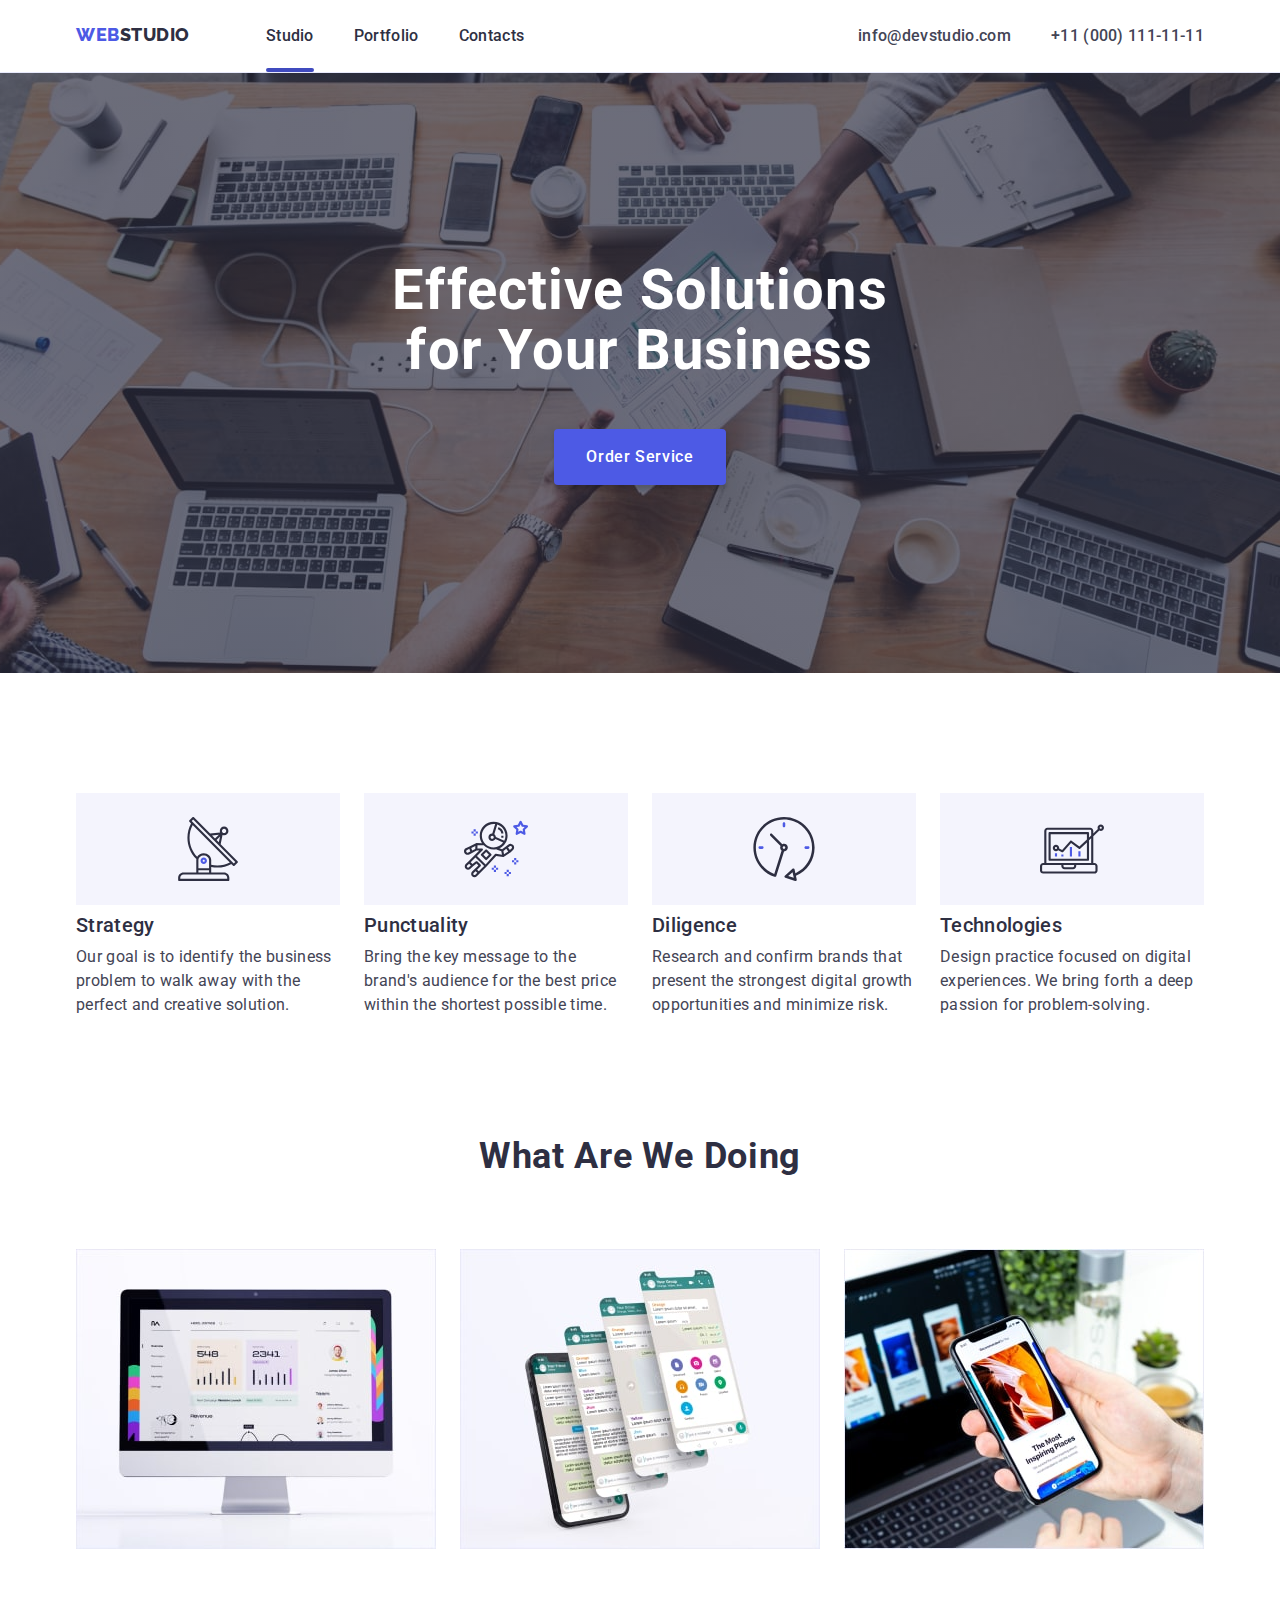
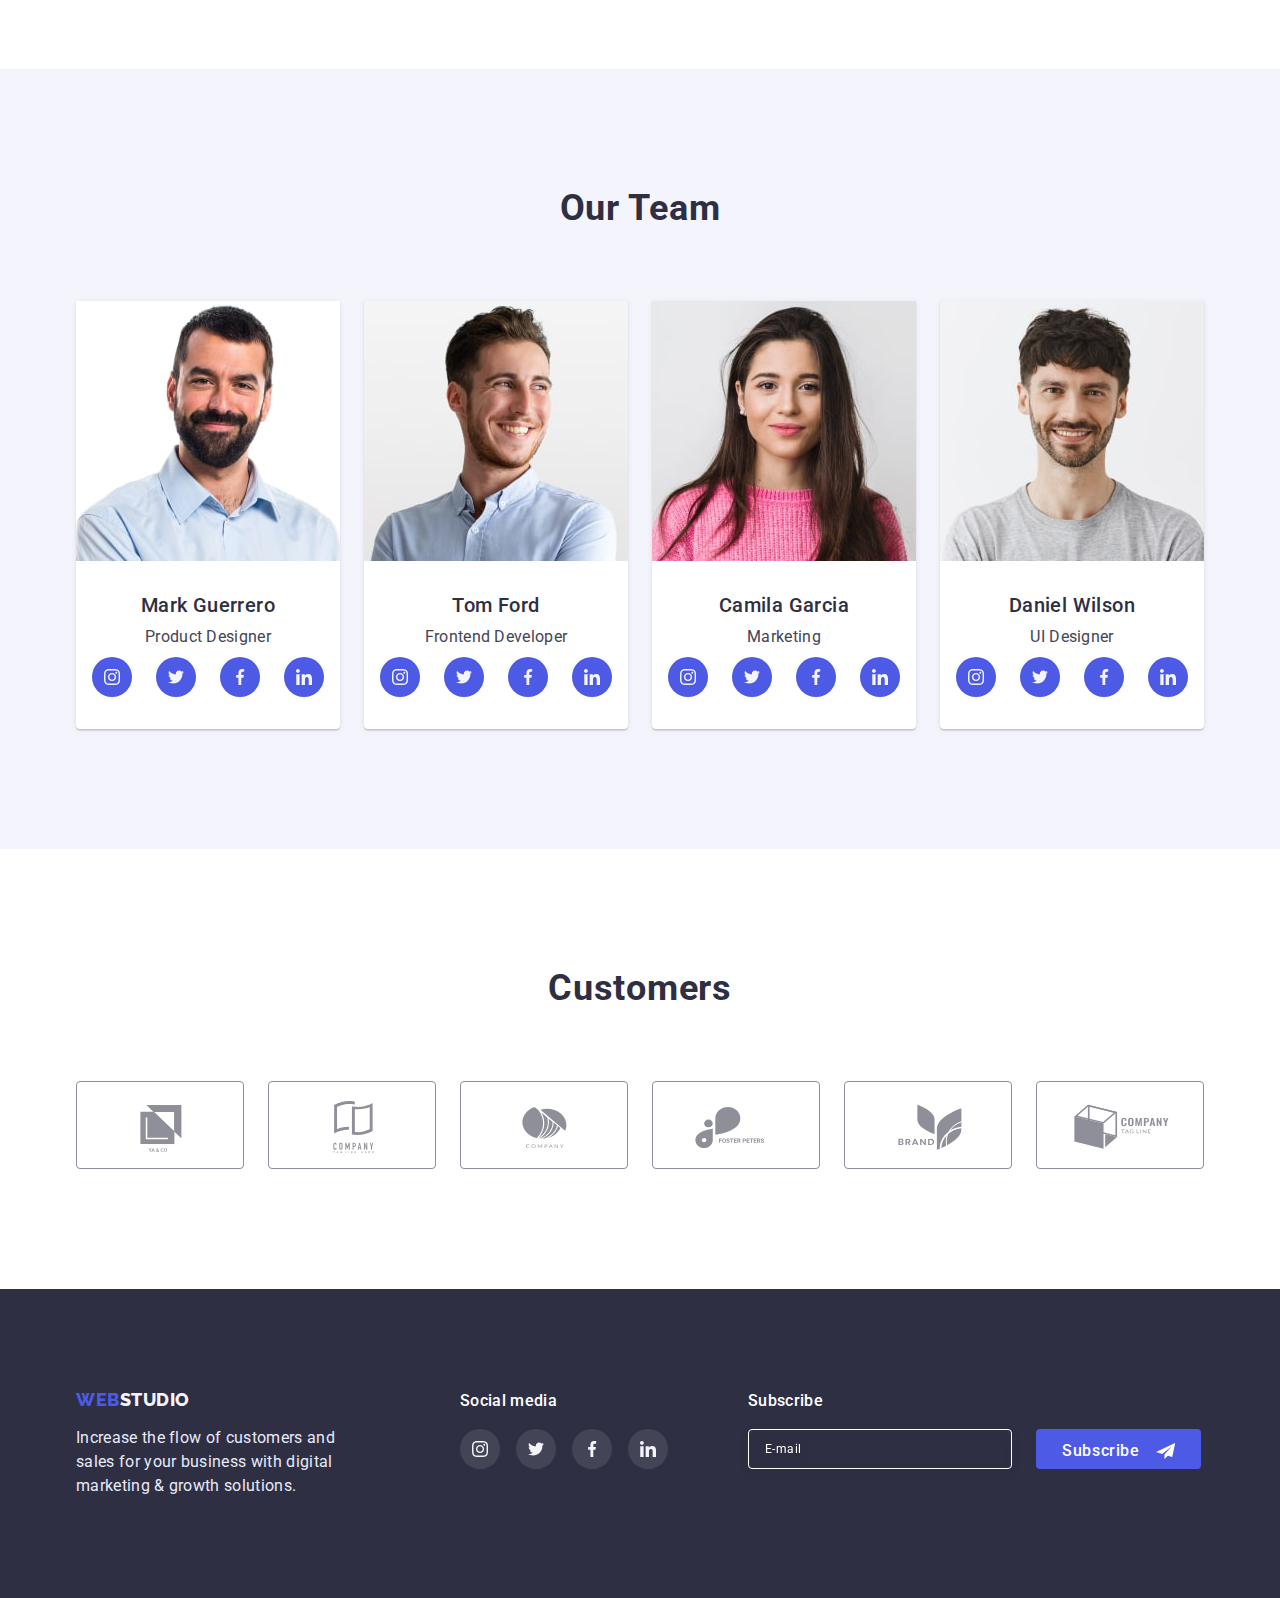
<file: index.html>
<!DOCTYPE html>
<html lang="en">
  <head>
    <meta charset="UTF-8" />
    <meta http-equiv="X-UA-Compatible" content="IE=edge" />
    <meta name="viewport" content="width=device-width, initial-scale=1.0" />
    <title>Business Help</title>
    <link rel="preconnect" href="https://fonts.googleapis.com" />
    <link rel="preconnect" href="https://fonts.gstatic.com" crossorigin />
    <link
      href="https://fonts.googleapis.com/css2?family=Raleway:wght@800&family=Roboto:wght@400;500;700;900&display=swap"
      rel="stylesheet"
    />

    <link
      rel="stylesheet"
      href="https://cdnjs.cloudflare.com/ajax/libs/modern-normalize/1.1.0/modern-normalize.min.css"
    />
    <link rel="stylesheet" href="./css/styles.css" />
  </head>
  <body>
    <header class="header">
      <div class="container header-wrapper">
        <nav class="nav">
          <a class="logo link" href="./index.html"
            >Web<span class="logo-studio link">Studio</span></a
          >
          <ul class="nav-list list">
            <li class="nav-item">
              <a class="nav-item-link link active" href="./index.html"
                >Studio</a
              >
            </li>
            <li class="nav-item">
              <a class="nav-item-link link" href="./portfolio.html"
                >Portfolio</a
              >
            </li>
            <li class="nav-item">
              <a class="nav-item-link link" href="">Contacts</a>
            </li>
          </ul>
        </nav>

        <address class="adress">
          <ul class="adress-list list">
            <li class="adress-item">
              <a class="adress-link link" href="mailto:info@devstudio.com"
                >info@devstudio.com</a
              >
            </li>
            <li class="adress-item">
              <a class="adress-link link" href="tel:+110001111111"
                >+11 (000) 111-11-11</a
              >
            </li>
          </ul>
        </address>
      </div>
    </header>
    <main>
      <section class="hero">
        <div class="overley">
          <div class="container">
            <h1 class="hero-title">Effective Solutions for Your Business</h1>
            <button class="button" type="button" data-modal-open>
              Order Service
            </button>
          </div>
        </div>
      </section>
      <section class="adv">
        <div class="container">
          <h2 hidden class="adv-title">advantages</h2>
          <ul class="adv-list list">
            <li class="adv-item">
              <div class="adv-item-bg">
                <svg width="64" height="64" class="adv-logo-icon">
                  <use href="./images/icons.svg#icon-antenna-1"></use>
                </svg>
              </div>
              <h3 class="adv-item-title">Strategy</h3>
              <p class="adv-item-text">
                Our goal is to identify the business problem to walk away with
                the perfect and creative solution.
              </p>
            </li>
            <li class="adv-item">
              <div class="adv-item-bg">
                <svg width="64" height="64" class="adv-logo-icon">
                  <use href="./images/icons.svg#icon-astronaut-1"></use>
                </svg>
              </div>
              <h3 class="adv-item-title">Punctuality</h3>
              <p class="adv-item-text">
                Bring the key message to the brand's audience for the best price
                within the shortest possible time.
              </p>
            </li>
            <li class="adv-item">
              <div class="adv-item-bg">
                <svg width="64" height="64" class="adv-logo-icon">
                  <use href="./images/icons.svg#icon-clock-1"></use>
                </svg>
              </div>
              <h3 class="adv-item-title">Diligence</h3>
              <p class="adv-item-text">
                Research and confirm brands that present the strongest digital
                growth opportunities and minimize risk.
              </p>
            </li>

            <li class="adv-item">
              <div class="adv-item-bg">
                <svg width="64" height="64" class="adv-logo-icon">
                  <use href="./images/icons.svg#icon-diagram-1"></use>
                </svg>
              </div>
              <h3 class="adv-item-title">Technologies</h3>
              <p class="adv-item-text">
                Design practice focused on digital experiences. We bring forth a
                deep passion for problem-solving.
              </p>
            </li>
          </ul>
        </div>
      </section>
      <section class="ourwork">
        <div class="container">
          <h2 class="ourwork-title">What are we doing</h2>
          <ul class="ourwork-list list">
            <li class="ourwork-item">
              <img
                class="ourwork-photo"
                src="./images/img1.jpg"
                alt="monitor"
                width="360"
              />
            </li>
            <li class="ourwork-item">
              <img
                class="ourwork-photo"
                src="./images/img2.jpg"
                alt="phone"
                width="360"
              />
            </li>
            <li class="ourwork-item">
              <img
                class="ourwork-photo"
                src="./images/img3.jpg"
                alt="notebook"
                width="360"
              />
            </li>
          </ul>
        </div>
      </section>
      <section class="team">
        <div class="container">
          <h2 class="team-title">Our Team</h2>
          <ul class="team-list list">
            <li class="team-item">
              <img
                class="team-photo"
                src="./images/img11.jpg"
                alt="Mark Guerrero"
                width="264"
              />
              <div class="team-box">
                <h3 class="team-sect-title">Mark Guerrero</h3>
                <p class="team-text">Product Designer</p>
                <ul class="soc-list list">
                  <li class="soc-item">
                    <a
                      href="https://www.instagram.com/"
                      target="_blank"
                      rel="noopener noreferrer nofollow"
                      class="soc-link link"
                    >
                      <svg class="team-soc-icon" width="16" height="16">
                        <use href="./images/icons.svg#icon-instagram-1"></use>
                      </svg>
                    </a>
                  </li>
                  <li class="soc-item">
                    <a
                      href="https://twitter.com/"
                      target="_blank"
                      rel="noopener noreferrer nofollow"
                      class="soc-link link"
                    >
                      <svg class="team-soc-icon" width="16" height="16">
                        <use href="./images/icons.svg#icon-twitter-1"></use>
                      </svg>
                    </a>
                  </li>
                  <li class="soc-item">
                    <a
                      href="https://www.facebook.com/"
                      target="_blank"
                      rel="noopener noreferrer nofollow"
                      class="soc-link link"
                    >
                      <svg class="team-soc-icon" width="16" height="16">
                        <use href="./images/icons.svg#icon-facebook-1"></use>
                      </svg>
                    </a>
                  </li>
                  <li class="soc-item">
                    <a
                      href="https://linkedin.com/"
                      target="_blank"
                      rel="noopener noreferrer nofollow"
                      class="soc-link link"
                    >
                      <svg class="team-soc-icon" width="16" height="16">
                        <use href="./images/icons.svg#icon-linkedin-1"></use>
                      </svg>
                    </a>
                  </li>
                </ul>
              </div>
            </li>
            <li class="team-item">
              <img
                class="team-photo"
                src="./images/img12.jpg"
                alt="Tom Ford"
                width="264"
              />
              <div class="team-box">
                <h3 class="team-sect-title">Tom Ford</h3>
                <p class="team-text">Frontend Developer</p>
                <ul class="soc-list list">
                  <li class="soc-item">
                    <a
                      href="https://www.instagram.com/"
                      target="_blank"
                      rel="noopener noreferrer nofollow"
                      class="soc-link link"
                    >
                      <svg class="team-soc-icon" width="16" height="16">
                        <use href="./images/icons.svg#icon-instagram-1"></use>
                      </svg>
                    </a>
                  </li>
                  <li class="soc-item">
                    <a
                      href="https://twitter.com/"
                      target="_blank"
                      rel="noopener noreferrer nofollow"
                      class="soc-link link"
                    >
                      <svg class="team-soc-icon" width="16" height="16">
                        <use href="./images/icons.svg#icon-twitter-1"></use>
                      </svg>
                    </a>
                  </li>
                  <li class="soc-item">
                    <a
                      href="https://www.facebook.com/"
                      target="_blank"
                      rel="noopener noreferrer nofollow"
                      class="soc-link link"
                    >
                      <svg class="team-soc-icon" width="16" height="16">
                        <use href="./images/icons.svg#icon-facebook-1"></use>
                      </svg>
                    </a>
                  </li>
                  <li class="soc-item">
                    <a
                      href="https://linkedin.com/"
                      target="_blank"
                      rel="noopener noreferrer nofollow"
                      class="soc-link link"
                    >
                      <svg class="team-soc-icon" width="16" height="16">
                        <use href="./images/icons.svg#icon-linkedin-1"></use>
                      </svg>
                    </a>
                  </li>
                </ul>
              </div>
            </li>
            <li class="team-item">
              <img
                class="team-photo"
                src="./images/img13.jpg"
                alt="Camila Garcia"
                width="264"
              />
              <div class="team-box">
                <h3 class="team-sect-title">Camila Garcia</h3>
                <p class="team-text">Marketing</p>
                <ul class="soc-list list">
                  <li class="soc-item">
                    <a
                      href="https://www.instagram.com/"
                      target="_blank"
                      rel="noopener noreferrer nofollow"
                      class="soc-link link"
                    >
                      <svg class="team-soc-icon" width="16" height="16">
                        <use href="./images/icons.svg#icon-instagram-1"></use>
                      </svg>
                    </a>
                  </li>
                  <li class="soc-item">
                    <a
                      href="https://twitter.com/"
                      target="_blank"
                      rel="noopener noreferrer nofollow"
                      class="soc-link link"
                    >
                      <svg class="team-soc-icon" width="16" height="16">
                        <use href="./images/icons.svg#icon-twitter-1"></use>
                      </svg>
                    </a>
                  </li>
                  <li class="soc-item">
                    <a
                      href="https://www.facebook.com/"
                      target="_blank"
                      rel="noopener noreferrer nofollow"
                      class="soc-link link"
                    >
                      <svg class="team-soc-icon" width="16" height="16">
                        <use href="./images/icons.svg#icon-facebook-1"></use>
                      </svg>
                    </a>
                  </li>
                  <li class="soc-item">
                    <a
                      href="https://linkedin.com/"
                      target="_blank"
                      rel="noopener noreferrer nofollow"
                      class="soc-link link"
                    >
                      <svg class="team-soc-icon" width="16" height="16">
                        <use href="./images/icons.svg#icon-linkedin-1"></use>
                      </svg>
                    </a>
                  </li>
                </ul>
              </div>
            </li>
            <li class="team-item">
              <img
                class="team-photo"
                src="./images/img14.jpg"
                alt="Daniel Wilson"
                width="264"
              />
              <div class="team-box">
                <h3 class="team-sect-title">Daniel Wilson</h3>
                <p class="team-text">UI Designer</p>
                <ul class="soc-list list">
                  <li class="soc-item">
                    <a
                      href="https://www.instagram.com/"
                      target="_blank"
                      rel="noopener noreferrer nofollow"
                      class="soc-link link"
                    >
                      <svg class="team-soc-icon" width="16" height="16">
                        <use href="./images/icons.svg#icon-instagram-1"></use>
                      </svg>
                    </a>
                  </li>
                  <li class="soc-item">
                    <a
                      href="https://twitter.com/"
                      target="_blank"
                      rel="noopener noreferrer nofollow"
                      class="soc-link link"
                    >
                      <svg class="team-soc-icon" width="16" height="16">
                        <use href="./images/icons.svg#icon-twitter-1"></use>
                      </svg>
                    </a>
                  </li>
                  <li class="soc-item">
                    <a
                      href="https://www.facebook.com/"
                      target="_blank"
                      rel="noopener noreferrer nofollow"
                      class="soc-link link"
                    >
                      <svg class="team-soc-icon" width="16" height="16">
                        <use href="./images/icons.svg#icon-facebook-1"></use>
                      </svg>
                    </a>
                  </li>
                  <li class="soc-item">
                    <a
                      href="https://linkedin.com/"
                      target="_blank"
                      rel="noopener noreferrer nofollow"
                      class="soc-link link"
                    >
                      <svg class="team-soc-icon" width="16" height="16">
                        <use href="./images/icons.svg#icon-linkedin-1"></use>
                      </svg>
                    </a>
                  </li>
                </ul>
              </div>
            </li>
          </ul>
        </div>
      </section>
      <section class="customers">
        <div class="container">
          <h2 class="customers-title">Customers</h2>
          <ul class="customers-list list">
            <li class="customers-item">
              <a
                href=""
                target="_blank"
                rel="noopener noreferrer nofollow"
                class="customers-link link"
              >
                <svg width="104" height="56" class="customers-icon">
                  <use href="./images/icons.svg#icon-logo1"></use>
                </svg>
              </a>
            </li>
            <li class="customers-item">
              <a
                href=""
                target="_blank"
                rel="noopener noreferrer nofollow"
                class="customers-link"
              >
                <svg width="104" height="56" class="customers-icon">
                  <use href="./images/icons.svg#icon-logo2"></use>
                </svg>
              </a>
            </li>
            <li class="customers-item">
              <a
                href=""
                target="_blank"
                rel="noopener noreferrer nofollow"
                class="customers-link"
              >
                <svg width="104" height="56" class="customers-icon">
                  <use href="./images/icons.svg#icon-logo3"></use>
                </svg>
              </a>
            </li>
            <li class="customers-item">
              <a
                href=""
                target="_blank"
                rel="noopener noreferrer nofollow"
                class="customers-link"
              >
                <svg width="104" height="56" class="customers-icon">
                  <use href="./images/icons.svg#icon-logo4"></use>
                </svg>
              </a>
            </li>
            <li class="customers-item">
              <a
                href=""
                target="_blank"
                rel="noopener noreferrer nofollow"
                class="customers-link"
              >
                <svg width="104" height="56" class="customers-icon">
                  <use href="./images/icons.svg#icon-logo5"></use>
                </svg>
              </a>
            </li>
            <li class="customers-item">
              <a
                href=""
                target="_blank"
                rel="noopener noreferrer nofollow"
                class="customers-link"
              >
                <svg width="104" height="56" class="customers-icon">
                  <use href="./images/icons.svg#icon-logo6"></use>
                </svg>
              </a>
            </li>
          </ul>
        </div>
      </section>
    </main>
    <footer class="footer">
      <div class="container footer-container">
        <div class="social">
          <a class="footer-logo link" href="./index.html"
            >Web<span class="footer-logo-studio link">Studio</span></a
          >
          <p class="footer-text">
            Increase the flow of customers and sales for your business with
            digital marketing & growth solutions.
          </p>
        </div>
        <div class="soc-icon">
          <h2 class="footer-soc-title">Social media</h2>
          <ul class="soc-list list">
            <li class="soc-item">
              <a
                href="https://www.instagram.com/"
                target="_blank"
                rel="noopener noreferrer nofollow"
                class="soc-link link"
              >
                <svg class="footer-soc-icon" width="16" height="16">
                  <use href="./images/icons.svg#icon-instagram-1"></use>
                </svg>
              </a>
            </li>
            <li class="soc-item">
              <a
                href="https://twitter.com/"
                target="_blank"
                rel="noopener noreferrer nofollow"
                class="soc-link link"
              >
                <svg class="footer-soc-icon" width="16" height="16">
                  <use href="./images/icons.svg#icon-twitter-1"></use>
                </svg>
              </a>
            </li>
            <li class="soc-item">
              <a
                href="https://www.facebook.com/"
                target="_blank"
                rel="noopener noreferrer nofollow"
                class="soc-link link"
              >
                <svg class="footer-soc-icon" width="16" height="16">
                  <use href="./images/icons.svg#icon-facebook-1"></use>
                </svg>
              </a>
            </li>
            <li class="soc-item">
              <a
                href="https://linkedin.com/"
                target="_blank"
                rel="noopener noreferrer nofollow"
                class="soc-link link"
              >
                <svg class="footer-soc-icon" width="16" height="16">
                  <use href="./images/icons.svg#icon-linkedin-1"></use>
                </svg>
              </a>
            </li>
          </ul>
        </div>
        <form class="footer-form">
          <p class="footer-form-title">Subscribe</p>
          <div class="footer-form-wrap">
            <label class="footer-form-title" for="email">
              <input
                class="footer-form-input"
                type="email"
                name="email"
                id="email"
                placeholder="E-mail"
            /></label>
            <button class="footer-form-button" type="submit">
              Subscribe
              <svg width="24" height="24" class="footer-button-icon">
                <use href="./images/icons.svg#icon-frame-3"></use>
              </svg>
            </button>
          </div>
        </form>
      </div>
    </footer>
    <div class="backdrop is-hidden" data-modal>
      <div class="modal">
        <button type="button" class="data-modal-button" data-modal-close>
          <svg class="modal-close-icon" width="8" height="8">
            <use href="./images/icons.svg#icon-close-black"></use>
          </svg>
        </button>
        <form class="modal-form">
          <p class="modal-title">
            Leave your contacts and we will call you back
          </p>
          <label class="modal-label" for="name"> Name</label>
          <div class="modal-input-wrap">
            <input
              class="modal-input"
              type="text"
              name="name"
              id="name"
              placeholder=""
            />
            <svg class="modal-icon" width="18" height="18">
              <use href="./images/icons.svg#icon-person-black-1"></use>
            </svg>
          </div>

          <label class="modal-label" for="tel"> Phone</label>
          <div class="modal-input-wrap">
            <input class="modal-input" type="tel" name="tel" id="tel" />
            <svg class="modal-icon" width="18" height="18">
              <use href="./images/icons.svg#icon-phone-black-1"></use>
            </svg>
          </div>

          <label class="modal-label" for="email-mod"> Email</label>
          <div class="modal-input-wrap">
            <input
              class="modal-input"
              type="email"
              name="email"
              id="email-mod"
            />
            <svg class="modal-icon" width="18" height="18">
              <use href="./images/icons.svg#icon-email-black-1"></use>
            </svg>
          </div>

          <label class="modal-label" for="comment"> Comment</label>
          <textarea
            class="modal-comment"
            name="comment"
            id="comment"
            placeholder="Text input"
          ></textarea>
          <div class="privat-wrap">
            <input
              type="checkbox"
              name="privat"
              id="privat"
              class="modal-input-privat"
            />
            <label for="privat" class="modal-label"
              >I accept the terms and conditions of the
              <a class="privat-link" rel="noopener nofollow noreferrer" href=""
                >Privacy Policy</a
              ></label
            >
          </div>
          <button class="modal-button" type="submit">Send</button>
        </form>
      </div>
    </div>
    <script src="./js/modal.js"></script>
  </body>
</html>
</file>
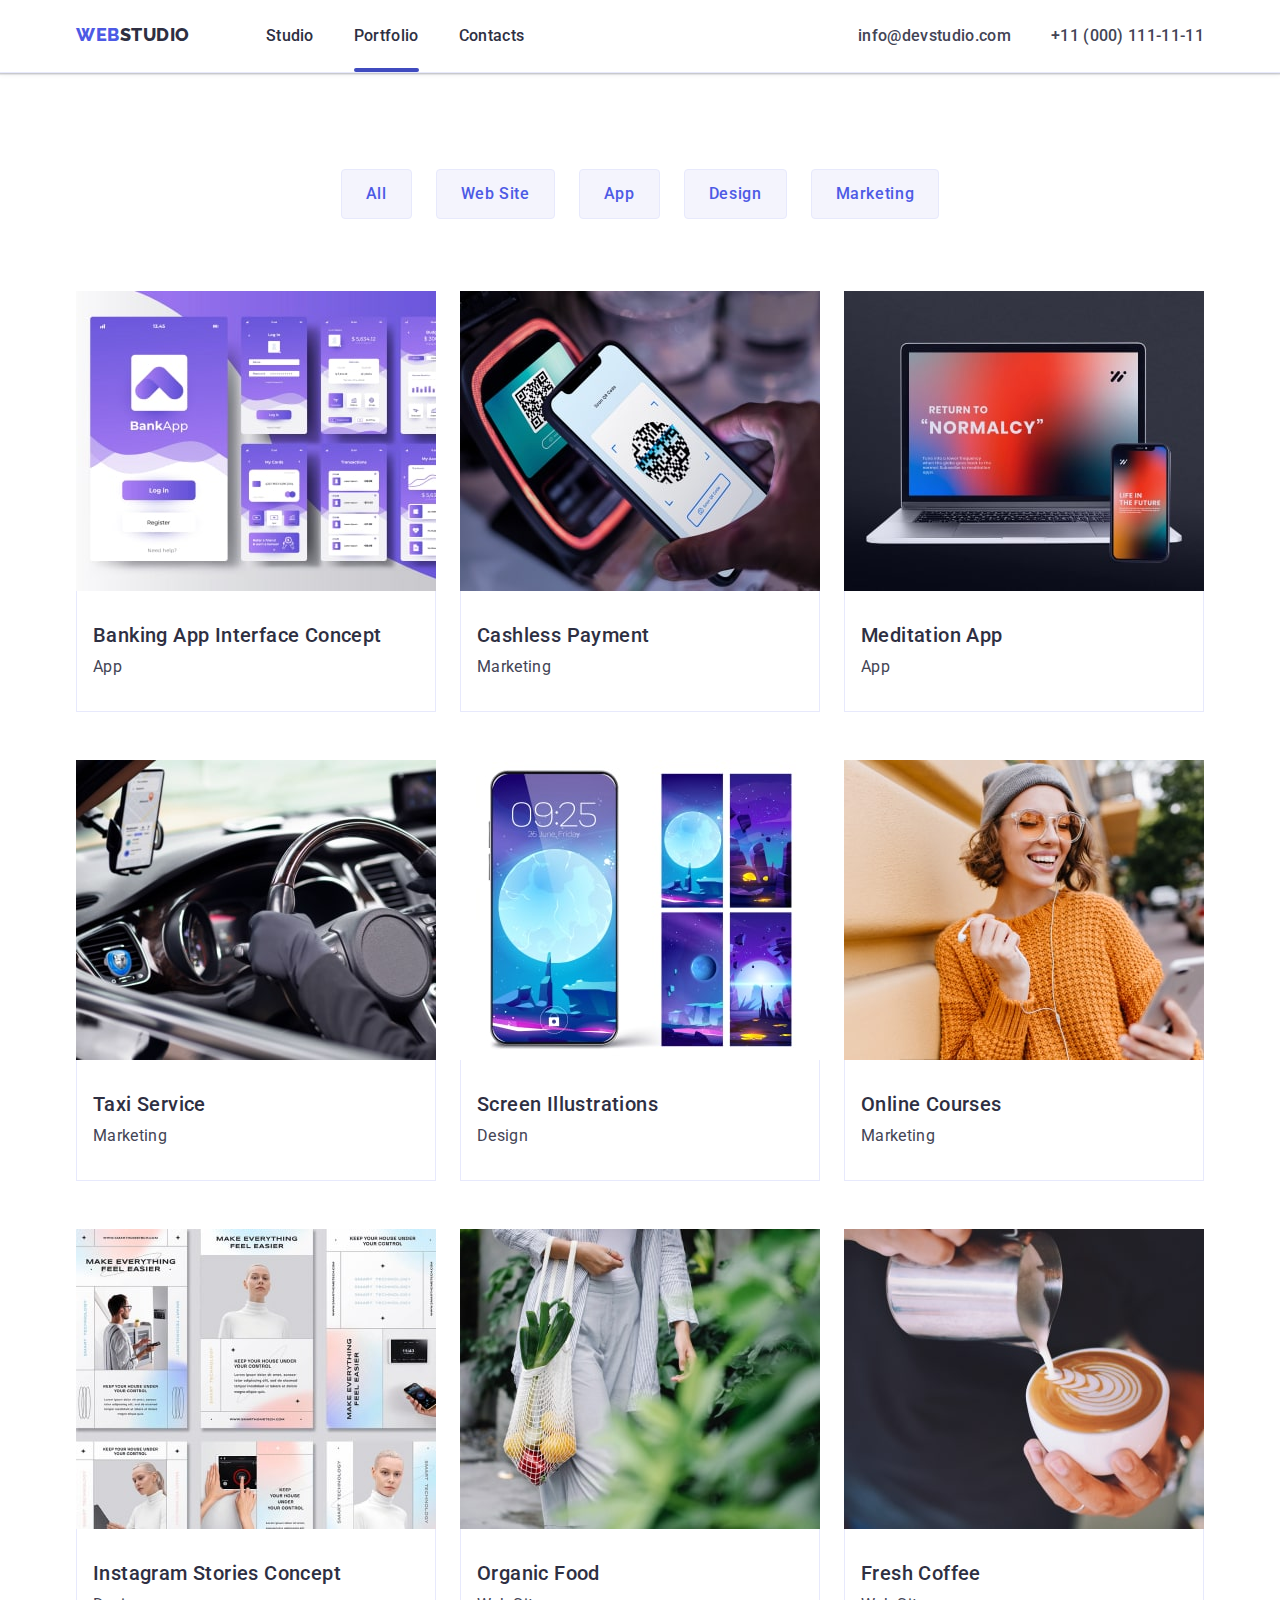
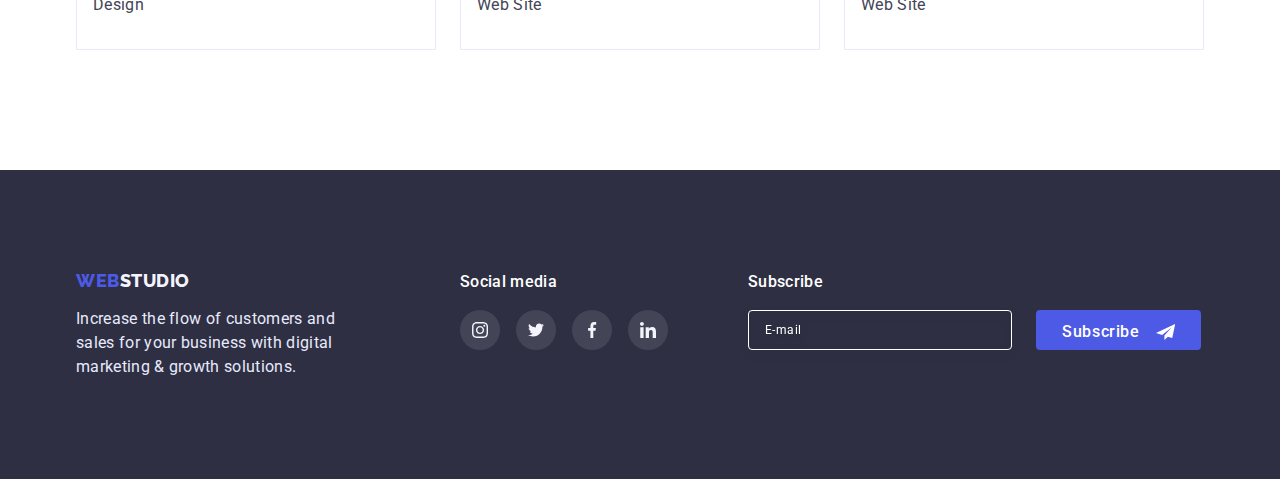
<file: portfolio.html>
<!DOCTYPE html>
<html lang="en">
  <head>
    <meta charset="UTF-8" />
    <meta http-equiv="X-UA-Compatible" content="IE=edge" />
    <meta name="viewport" content="width=device-width, initial-scale=1.0" />
    <title>Business Help</title>
    <link rel="preconnect" href="https://fonts.googleapis.com" />
    <link rel="preconnect" href="https://fonts.gstatic.com" crossorigin />
    <link
      href="https://fonts.googleapis.com/css2?family=Raleway:wght@800&family=Roboto:wght@400;500;700;900&display=swap"
      rel="stylesheet"
    />
    <link
      rel="stylesheet"
      href="https://cdnjs.cloudflare.com/ajax/libs/modern-normalize/1.1.0/modern-normalize.min.css"
    />
    <link rel="stylesheet" href="./css/styles.css" />
  </head>
  <body>
    <header class="header port-header">
      <div class="container header-wrapper">
        <nav class="nav">
          <a class="logo link" href="./index.html"
            >Web<span class="logo-studio link">Studio</span></a
          >
          <ul class="nav-list list">
            <li class="nav-item">
              <a class="nav-item-link link" href="./index.html">Studio</a>
            </li>
            <li class="nav-item">
              <a class="nav-item-link link active" href="./portfolio.html"
                >Portfolio</a
              >
            </li>
            <li class="nav-item">
              <a class="nav-item-link link" href="">Contacts</a>
            </li>
          </ul>
        </nav>

        <address class="adress">
          <ul class="adress-list list">
            <li class="adress-item">
              <a class="adress-link link" href="mailto:info@devstudio.com"
                >info@devstudio.com</a
              >
            </li>
            <li class="adress-item">
              <a class="adress-link link" href="tel:+110001111111"
                >+11 (000) 111-11-11</a
              >
            </li>
          </ul>
        </address>
      </div>
    </header>
    <main>
      <section class="portfolio">
        <div class="container">
          <h1 hidden class="portfolio-title">Portfolio</h1>
          <ul class="porbutton-list list">
            <li class="portbutton-item">
              <button type="button" class="portbutton">All</button>
            </li>
            <li class="portbutton-item">
              <button type="button" class="portbutton">Web Site</button>
            </li>
            <li class="portbutton-item">
              <button type="button" class="portbutton">App</button>
            </li>
            <li class="portbutton-item">
              <button type="button" class="portbutton">Design</button>
            </li>
            <li class="portbutton-item">
              <button type="button" class="portbutton">Marketing</button>
            </li>
          </ul>
          <ul class="portfolio-list list">
            <li class="portfolio-item">
              <a class="port-link link" href="">
                <div class="port-wrap-overlay">
                  <img
                    class="port-link-img"
                    src="./images/img21.jpg"
                    width="360"
                    height="300"
                    alt="app"
                  />
                  <p class="port-overlay-text">
                    14 Stylish and User-Friendly App Design Concepts · Task
                    Manager App · Calorie Tracker App · Exotic Fruit Ecommerce
                    App · Cloud Storage App
                  </p>
                </div>
                <div class="border-text">
                  <h2 class="portfolio-subtitle">
                    Banking App Interface Concept
                  </h2>
                  <p class="portfolio-text">App</p>
                </div>
              </a>
            </li>
            <li class="portfolio-item">
              <a class="port-link link" href="">
                <div class="port-wrap-overlay">
                  <img
                    class="port-link-img"
                    src="./images/img22.jpg"
                    width="360"
                    height="300"
                    alt="marketing"
                  />
                  <p class="port-overlay-text">
                    14 Stylish and User-Friendly App Design Concepts · Task
                    Manager App · Calorie Tracker App · Exotic Fruit Ecommerce
                    App · Cloud Storage App
                  </p>
                </div>
                <div class="border-text">
                  <h2 class="portfolio-subtitle">Cashless Payment</h2>
                  <p class="portfolio-text">Marketing</p>
                </div>
              </a>
            </li>
            <li class="portfolio-item">
              <a class="port-link link" href="">
                <div class="port-wrap-overlay">
                  <img
                    class="port-link-img"
                    src="./images/img23.jpg"
                    width="360"
                    height="300"
                    alt="app"
                  />
                  <p class="port-overlay-text">
                    14 Stylish and User-Friendly App Design Concepts · Task
                    Manager App · Calorie Tracker App · Exotic Fruit Ecommerce
                    App · Cloud Storage App
                  </p>
                </div>
                <div class="border-text">
                  <h2 class="portfolio-subtitle">Meditation App</h2>
                  <p class="portfolio-text">App</p>
                </div></a
              >
            </li>
            <li class="portfolio-item">
              <a class="port-link link" href="">
                <div class="port-wrap-overlay">
                  <img
                    class="port-link-img"
                    src="./images/img24.jpg"
                    width="360"
                    height="300"
                    alt="marketing"
                  />
                  <p class="port-overlay-text">
                    14 Stylish and User-Friendly App Design Concepts · Task
                    Manager App · Calorie Tracker App · Exotic Fruit Ecommerce
                    App · Cloud Storage App
                  </p>
                </div>
                <div class="border-text">
                  <h2 class="portfolio-subtitle">Taxi Service</h2>
                  <p class="portfolio-text">Marketing</p>
                </div>
              </a>
            </li>
            <li class="portfolio-item">
              <a class="port-link link" href="">
                <div class="port-wrap-overlay">
                  <img
                    class="port-link-img"
                    src="./images/img25.jpg"
                    width="360"
                    height="300"
                    alt="design"
                  />
                  <p class="port-overlay-text">
                    14 Stylish and User-Friendly App Design Concepts · Task
                    Manager App · Calorie Tracker App · Exotic Fruit Ecommerce
                    App · Cloud Storage App
                  </p>
                </div>
                <div class="border-text">
                  <h2 class="portfolio-subtitle">Screen Illustrations</h2>
                  <p class="portfolio-text">Design</p>
                </div>
              </a>
            </li>
            <li class="portfolio-item">
              <a class="port-link link" href="">
                <div class="port-wrap-overlay">
                  <img
                    class="port-link-img"
                    src="./images/img26.jpg"
                    width="360"
                    height="300"
                    alt="marketing"
                  />
                  <p class="port-overlay-text">
                    14 Stylish and User-Friendly App Design Concepts · Task
                    Manager App · Calorie Tracker App · Exotic Fruit Ecommerce
                    App · Cloud Storage App
                  </p>
                </div>
                <div class="border-text">
                  <h2 class="portfolio-subtitle">Online Courses</h2>
                  <p class="portfolio-text">Marketing</p>
                </div>
              </a>
            </li>
            <li class="portfolio-item">
              <a class="port-link link" href="">
                <div class="port-wrap-overlay">
                  <img
                    class="port-link-img"
                    src="./images/img27.jpg"
                    width="360"
                    height="300"
                    alt="design"
                  />
                  <p class="port-overlay-text">
                    14 Stylish and User-Friendly App Design Concepts · Task
                    Manager App · Calorie Tracker App · Exotic Fruit Ecommerce
                    App · Cloud Storage App
                  </p>
                </div>
                <div class="border-text">
                  <h2 class="portfolio-subtitle">Instagram Stories Concept</h2>
                  <p class="portfolio-text">Design</p>
                </div>
              </a>
            </li>
            <li class="portfolio-item">
              <a class="port-link link" href="">
                <div class="port-wrap-overlay">
                  <img
                    class="port-link-img"
                    src="./images/img28.jpg"
                    width="360"
                    height="300"
                    alt="web site"
                  />
                  <p class="port-overlay-text">
                    14 Stylish and User-Friendly App Design Concepts · Task
                    Manager App · Calorie Tracker App · Exotic Fruit Ecommerce
                    App · Cloud Storage App
                  </p>
                </div>
                <div class="border-text">
                  <h2 class="portfolio-subtitle">Organic Food</h2>
                  <p class="portfolio-text">Web Site</p>
                </div>
              </a>
            </li>
            <li class="portfolio-item">
              <a class="port-link link" href="">
                <div class="port-wrap-overlay">
                  <img
                    class="port-link-img"
                    src="./images/img29.jpg"
                    width="360"
                    height="300"
                    alt="web site"
                  />
                  <p class="port-overlay-text">
                    14 Stylish and User-Friendly App Design Concepts · Task
                    Manager App · Calorie Tracker App · Exotic Fruit Ecommerce
                    App · Cloud Storage App
                  </p>
                </div>
                <div class="border-text">
                  <h2 class="portfolio-subtitle">Fresh Coffee</h2>
                  <p class="portfolio-text">Web Site</p>
                </div>
              </a>
            </li>
          </ul>
        </div>
      </section>
    </main>
    <footer class="footer">
      <div class="container footer-container">
        <div class="social">
          <a class="footer-logo link" href="./index.html"
            >Web<span class="footer-logo-studio link">Studio</span></a
          >
          <p class="footer-text">
            Increase the flow of customers and sales for your business with
            digital marketing & growth solutions.
          </p>
        </div>
        <div class="soc-icon">
          <h2 class="footer-soc-title">Social media</h2>
          <ul class="soc-list list">
            <li class="soc-item">
              <a
                href="https://www.instagram.com/"
                target="_blank"
                rel="noopener noreferrer nofollow"
                class="soc-link link"
              >
                <svg class="footer-soc-icon" width="16" height="16">
                  <use href="./images/icons.svg#icon-instagram-1"></use>
                </svg>
              </a>
            </li>
            <li class="soc-item">
              <a
                href="https://twitter.com/"
                target="_blank"
                rel="noopener noreferrer nofollow"
                class="soc-link link"
              >
                <svg class="footer-soc-icon" width="16" height="16">
                  <use href="./images/icons.svg#icon-twitter-1"></use>
                </svg>
              </a>
            </li>
            <li class="soc-item">
              <a
                href="https://www.facebook.com/"
                target="_blank"
                rel="noopener noreferrer nofollow"
                class="soc-link link"
              >
                <svg class="footer-soc-icon" width="16" height="16">
                  <use href="./images/icons.svg#icon-facebook-1"></use>
                </svg>
              </a>
            </li>
            <li class="soc-item">
              <a
                href="https://linkedin.com/"
                target="_blank"
                rel="noopener noreferrer nofollow"
                class="soc-link link"
              >
                <svg class="footer-soc-icon" width="16" height="16">
                  <use href="./images/icons.svg#icon-linkedin-1"></use>
                </svg>
              </a>
            </li>
          </ul>
        </div>
        <form class="footer-form">
          <p class="footer-form-title">Subscribe</p>
          <div class="footer-form-wrap">
            <label class="footer-form-title" for="email">
              <input
                class="footer-form-input"
                type="email"
                name="email"
                id="email"
                placeholder="E-mail"
            /></label>
            <button class="footer-form-button" type="submit">
              Subscribe
              <svg width="24" height="24" class="footer-button-icon">
                <use href="./images/icons.svg#icon-frame-3"></use>
              </svg>
            </button>
          </div>
        </form>
      </div>
    </footer>
  </body>
</html>
</file>
<file: css/styles.css>
/* root color */

:root {
    --primary-brand: #4D5AE5;
    --pressed-state: #404BBF;
    --title-dark: #2E2F42;
    --success: #31D0AA;
    --text: #434455;
    --subtle-text: #8E8F99;
    --accent: #E7E9FC;
    --light: #F4F4FD;
    --modal-overlay: rgba(46, 47, 66, 0.4);
    --hero-background: rgba(46, 47, 66, 0.7);
    --tranform: 250ms cubic-bezier(0.4, 0, 0.2, 1);
}

body {
    font-family: 'Roboto', sans-serif;
    background-color: #fff;
    letter-spacing: 0.02em;
    color: var(--text);
}

img {
    display: block;
}

p,
h1,
h2,
h3,
h4,
h5,
h6 {
    margin: 0;
}

ul {
    padding-left: 0;
    margin: 0;
}

button {
    cursor: pointer;
}

address {
    font-style: normal;
}

.container {
    width: 1158px;
    padding-left: 15px;
    padding-right: 15px;
    margin: 0 auto;
    /* outline: 2px solid red; */
}

.list {
    list-style: none;
}

.link {
    text-decoration: none;
    font-style: normal;
    transition: color var(--tranform);


}

.link:hover,
.link:focus {
    color: var(--pressed-state);
}

.link:hover .logo-studio {
    color: var(--pressed-state);
}

.link:focus .logo-studio {
    color: var(--pressed-state);
}

/* ----------------HEADER-------------- */
.header {
    border-bottom: 1px solid var(--accent);
}

.header-wrapper {
    display: flex;
}


/* ----------------------navigations------------------ */

.nav {
    display: flex;
}

/* logo */
.logo {
    padding-top: 24px;
    padding-bottom: 24px;
    margin-right: 76px;


    color: var(--primary-brand);
    font-family: 'Raleway', sans-serif;
    font-weight: 800;
    font-size: 18px;
    line-height: 1.17;
    letter-spacing: 0.03em;
    text-transform: uppercase;


}

.logo-studio {
    color: var(--title-dark);

}

.nav-list {
    display: flex;
    gap: 40px;
}

.nav-item-link {
    position: relative;
    display: flex;
    flex-direction: column;
    padding-top: 24px;
    padding-bottom: 24px;

    color: var(--title-dark);
    font-weight: 500;
    font-size: 16px;
    line-height: 1.5;

}

.active.nav-item-link::after {
    content: '';
    position: absolute;
    width: 100%;
    left: 0;
    bottom: 0;

    border: 2px solid var(--pressed-state);
    border-radius: 2px;
}

/* /* ----------------------adress------------------ */
.adress {
    margin-left: auto;
}

.adress-list {
    display: flex;
    gap: 40px;
}

.adress-link {

    display: block;
    padding-top: 24px;
    padding-bottom: 24px;

    color: var(--text);
    font-weight: 500;
    font-size: 16px;
    line-height: 1.5;


}

/*  /* ----------------------Hero----------------- */
.hero {

    text-align: center;

}

.overley {
    padding-top: 188px;
    padding-bottom: 188px;
    max-width: 1600px;
    height: 600px;
    margin-left: auto;
    margin-right: auto;
    background-color: rgba(46, 47, 66, 0.7);
    background-image: linear-gradient(rgba(46, 47, 66, 0.7), rgba(46, 47, 66, 0.7)), url(../images/people-office-1.jpg);
    background-repeat: no-repeat;
    background-position: center;
    background-size: cover;
}


.hero-title {
    max-width: 496px;
    margin-bottom: 48px;
    margin-left: auto;
    margin-right: auto;

    color: #fff;
    font-size: 56px;
    line-height: 1.07;
    letter-spacing: 0.02em;
}

.button {
    padding: 16px 32px;
    border-radius: 4px;
    box-shadow: 0px 4px 4px rgba(0, 0, 0, 0.15);
    transition: background-color var(--tranform);

    font-family: 'Roboto', sans-serif;
    background: var(--primary-brand);
    color: #fff;
    font-weight: 500;
    font-size: 16px;
    line-height: 1.5;
    align-items: center;
    letter-spacing: 0.04em;
    font-style: inherit;
    border: transparent;
}

.button:hover,
.button:focus {
    background-color: var(--pressed-state);
}

/* ----------------------advansed------------------  */
.adv {
    padding: 120px 0;
}

.adv-title {}


.adv-list {

    display: flex;
    gap: 24px;
}

.adv-item {
    width: calc((100% - 24px * 3) / 4);
}

.adv-item-bg {
    margin-bottom: 8px;
    padding: 24px 100px;
    height: 112px;
    background-color: var(--light);

}

.adv-item-title {
    margin-bottom: 8px;

    color: var(--title-dark);
    font-weight: 500;
    font-size: 20px;
    line-height: 1.2;

}

.adv-item-text {
    font-size: 16px;
    line-height: 1.5;
}



/* ----------------------our works------------------
 */
.ourwork {
    padding-bottom: 120px;
}

.ourwork-title {
    margin-bottom: 72px;

    color: var(--title-dark);
    font-size: 36px;
    line-height: 1.11;
    letter-spacing: 0.02em;
    text-align: center;
    text-transform: capitalize;
}

.ourwork-list {
    display: flex;
    gap: 24px;
}

.ourwork-item {
    width: calc((100% - 48px) / 3);
}

/*  ----------------------our team------------------ */
.team {
    background-color: var(--light);
    padding-top: 120px;
    padding-bottom: 120px;
}

.team-title {
    margin-bottom: 72px;

    color: var(--title-dark);
    font-size: 36px;
    line-height: 1.11;
    letter-spacing: 0.02em;
    text-align: center;
    text-transform: capitalize;

}

.team-list {
    display: flex;
    gap: 24px;
}

.team-item {
    width: calc((100% - 72px) / 4);
    background: #FFF;
    box-shadow: 0px 1px 6px rgba(46, 47, 66, 0.08), 0px 1px 1px rgba(46, 47, 66, 0.16), 0px 2px 1px rgba(46, 47, 66, 0.08);
    border-radius: 0px 0px 4px 4px;
}

.team-box {
    padding-top: 32px;
    padding-bottom: 32px;
}

.team-sect-title {
    margin-bottom: 8px;

    color: var(--title-dark);
    font-weight: 500;
    font-size: 20px;
    line-height: 1.2;
    letter-spacing: 0.02em;
    text-align: center;
}

.team-text {
    font-size: 16px;
    line-height: 1.5;
    text-align: center;
    margin-bottom: 8px;
}

.soc-link-box {}

.soc-list {
    display: flex;
    gap: 24px;
    justify-content: center;
}

.soc-item {}

.soc-link {
    width: 40px;
    height: 40px;
    padding: 12px;
    background-color: var(--primary-brand);
    border-radius: 50%;
    display: block;
    transition: background-color var(--tranform);

}

.team-soc-icon {
    fill: var(--light);
}

.soc-link:hover,
.soc-link:focus {
    background-color: var(--pressed-state);
}

/* -------------------Customers----------------- */


.customers {
    padding-top: 120px;
    padding-bottom: 120px;
}

.customers-title {
    margin-bottom: 72px;

    color: var(--title-dark);
    font-size: 36px;
    line-height: 1.11;
    letter-spacing: 0.02em;
    text-align: center;
    text-transform: capitalize;
}

.customers-list {
    display: flex;
    gap: 24px;
    justify-content: center;
}

.customers-item {
    width: 168px;
}

.customers-link {
    transition: border var(--tranform), border-radius var(--tranform);
    height: 88px;
    padding: 16px;
    display: block;
    text-align: center;
    border: 1px solid var(--subtle-text);
    border-radius: 4px;

}


.customers-link:hover,
.customers-link:focus {
    border: 1px solid var(--pressed-state);
    border-radius: 4px;

}

.customers-icon {
    transition: fill var(--tranform);
    fill: var(--subtle-text);
}

.customers-link:hover .customers-icon {
    fill: var(--pressed-state);
}


.customers-link:focus .customers-icon {
    fill: var(--pressed-state);
}



/* ----------------------footer------------------ */
.footer {
    padding-top: 100px;
    padding-bottom: 100px;

    background-color: var(--title-dark);
}

.social {
    margin-right: 120px;
}

.footer-logo {
    margin-bottom: 16px;

    display: block;
    font-family: "Raleway", sans-serif;
    color: var(--primary-brand);
    font-weight: 800;
    font-size: 18px;
    line-height: 1.17;
    letter-spacing: 0.03em;
    text-transform: uppercase;
}

.footer-logo-studio {
    color: var(--light);
    font-family: "Raleway", sans-serif;
    font-weight: 800;
    font-size: 18px;
    line-height: 1.17;
    letter-spacing: 0.03em;
    text-transform: uppercase;
}

.link:hover .footer-logo-studio {
    color: var(--pressed-state);
}

.link:focus .footer-logo-studio {
    color: var(--pressed-state);
}

.footer-text {

    color: var(--accent);
    font-size: 16px;
    line-height: 1.5;
    width: 264px;

}

.footer-container {
    display: flex;

}

.soc-icon {
    margin-right: 80px;
}




.footer-soc-title {
    margin-bottom: 16px;

    color: #FFF;
    font-family: 'Roboto';
    font-weight: 500;
    font-size: 16px;
    line-height: 1.5;
    letter-spacing: 0.02em;

}

.footer .soc-list {
    gap: 16px;
}

.footer .soc-link {
    background-color: rgba(255, 255, 255, 0.1);

}

.footer .soc-link:hover,
.footer .soc-link:focus {
    background-color: var(--success);
}

.footer-soc-icon {
    fill: var(--light);
}


.footer-form-title {
    font-weight: 500;
    font-size: 16px;
    line-height: 1.5;
    color: #fff;
    margin-bottom: 16px;
}


.footer-form-wrap {
    display: flex;
    gap: 24px;
}

.footer-form-input {
    width: 264px;
    height: 40px;
    background-color: inherit;
    border: 1px solid #FFFFFF;
    filter: drop-shadow(0px 4px 4px rgba(0, 0, 0, 0.15));
    border-radius: 4px;
    padding: 8px 16px;
    font-size: 12px;
    line-height: 2;
    letter-spacing: 0.04em;
    color: #FFF;

}

.footer-form-input::placeholder {
    font-size: 12px;
    line-height: 2;
    letter-spacing: 0.04em;
    color: #FFF;
}

.footer-form-button {
    display: flex;
    max-width: 165px;
    height: 40px;
    padding: 8px 24px;
    transition: background-color var(--tranform);

    font-weight: 500;
    font-size: 16px;
    line-height: 1.5;
    letter-spacing: 0.04em;
    color: #FFF;
    background-color: var(--primary-brand);
    border-color: transparent;
    border-radius: 4px;

}

.footer-form-button:hover,
.footer-form-button:focus {
    background-color: var(--pressed-state);
}

.footer-button-icon {
    fill: #FFF;
    margin-left: 16px;
}

/* ----------------------PORTFOLIO------------------ */

.header.port-header {
    box-shadow: 0px 2px 1px rgba(46, 47, 66, 0.08), 0px 1px 1px rgba(46, 47, 66, 0.16), 0px 1px 6px rgba(46, 47, 66, 0.08);
}

.portfolio {
    padding-top: 96px;
    padding-bottom: 120px;
}

.portfolio-title {}

.porbutton-list {
    margin-bottom: 72px;
    display: flex;
    gap: 24px;
    justify-content: center;

}

.portbutton-item {}

.portbutton {
    padding: 12px 24px;
    transition: color var(--tranform), background-color var(--tranform), box-shadow var(--tranform);

    font-family: 'Roboto', sans-serif;
    font-style: inherit;
    color: var(--primary-brand);
    background-color: var(--light);
    font-weight: 500;
    font-size: 16px;
    line-height: 1.5;
    text-align: center;
    letter-spacing: 0.04em;
    border: 1px solid var(--accent);
    border-radius: 4px;
}

.portbutton:hover,
.portbutton:focus {
    color: #fff;
    background-color: var(--pressed-state);
    box-shadow: 0px 3px 1px rgba(0, 0, 0, 0.1), 0px 2px 1px rgba(0, 0, 0, 0.08), 0px 2px 2px rgba(0, 0, 0, 0.12);
}

.portfolio-list {
    display: flex;
    flex-wrap: wrap;
    gap: 48px 24px;
}

.portfolio-item {

    width: calc((100% - 48px) / 3);


}

.port-link {
    display: block;

    transition: box-shadow var(--tranform);
}

.port-link:hover,
.port-link:focus {
    box-shadow: 0px 1px 6px rgba(46, 47, 66, 0.08), 0px 1px 1px rgba(46, 47, 66, 0.16), 0px 2px 1px rgba(46, 47, 66, 0.08);
}

.port-wrap-overlay {
    position: relative;
    overflow: hidden;
}

.port-overlay-text {
    position: absolute;
    top: 0;
    left: 0;
    height: 100%;
    transform: translateY(100%);
    transition: transform var(--tranform);

    padding-top: 40px;
    padding-left: 32px;
    padding-right: 32px;

    color: var(--light);
    background-color: var(--primary-brand);
    font-size: 16px;
    line-height: 1.5;
    letter-spacing: 0.02em;

}

.port-link:hover .port-overlay-text,
.port-link:focus .port-overlay-text {
    transform: translateX(0);
}


.border-text {
    padding-top: 32px;
    padding-bottom: 32px;
    padding-left: 16px;
    background: #FFF;
    border-left: 1px solid var(--accent);
    border-bottom: 1px solid var(--accent);
    border-right: 1px solid var(--accent);
}

.portfolio-subtitle {
    margin-bottom: 8px;

    color: var(--title-dark);
    font-weight: 500;
    font-size: 20px;
    line-height: 1.2;
    letter-spacing: 0.02em;
}

.portfolio-text {

    color: var(--text);
    font-size: 16px;
    line-height: 1.5;
    letter-spacing: 0.02em;
}

/* ----------MODAL------------- */

.backdrop {
    position: fixed;
    top: 0;
    left: 0;
    width: 100%;
    height: 100%;

    opacity: 1;
    background-color: rgba(46, 47, 66, 0.4);

    transition: opacity var(--tranform), transform var(--tranform), visibility var(--tranform);

}

.backdrop.is-hidden {
    visibility: hidden;
    opacity: 0;
    pointer-events: none;
}

.backdrop.is-hidden .modal {
    transform: translate(-50%, -50%) scale(0);
}

.modal {

    position: absolute;
    top: 50%;
    left: 50%;
    transform: translate(-50%, -50%) scale(1);

    width: 408px;
    height: 584px;
    padding: 24px;

    background: #FCFCFC;
    box-shadow: 0px 1px 1px rgba(0, 0, 0, 0.14), 0px 1px 3px rgba(0, 0, 0, 0.12), 0px 2px 1px rgba(0, 0, 0, 0.2);
    border-radius: 4px;

    transition: opacity var(--tranform), transform var(--tranform), visibility var(--tranform);
}


.data-modal-button {
    display: block;
    margin-left: auto;
    width: 24px;
    height: 24px;
    padding: 8px;
    background-color: var(--accent);
    border-radius: 50%;
    border: 1px solid rgba(0, 0, 0, 0.1);
    transition: fill var(--tranform), background-color var(--tranform);
}

.data-modal-button:focus,
.data-modal-button:hover {
    fill: #FFF;
    background-color: var(--pressed-state);
}

.modal-close-icon {
    display: block;
}


.modal-form {
    margin-top: 24px;
}

.modal-title {

    font-weight: 500;
    font-size: 16px;
    line-height: 1.5;
    text-align: center;
    color: var(--title-dark);
}

.modal-label {
    margin-bottom: 4px;
    font-size: 12px;
    line-height: 1.17;
    letter-spacing: 0.04em;
    color: var(--subtle-text);
}

.modal-input {
    width: 100%;
    height: 40px;
    padding: 8px 16px 8px 38px;

    font-size: 12px;
    line-height: 1.17;
    letter-spacing: 0.04em;
    color: var(--subtle-text);
    border: 1px solid var(--title-dark);
    border-radius: 4px;
    outline: transparent;
    transition: border var(--tranform);

}

.modal-icon {
    transition: fill var(--tranform);
}

.modal-input:focus {
    border: 1px solid var(--primary-brand);

}

.modal-input:focus+.modal-icon {
    fill: var(--primary-brand)
}

.modal-input-wrap {
    position: relative;
    margin-bottom: 8px;
}

.modal-icon {
    position: absolute;
    left: 16px;
    top: 50%;
    transform: translateY(-50%);
}

.modal-comment {
    width: 100%;
    height: 120px;
    padding: 8px 16px;
    transition: border var(--tranform);

    font-size: 12px;
    line-height: 1.17;
    letter-spacing: 0.04em;
    color: var(--subtle-text);
    border: 1px solid var(--title-dark);
    border-radius: 4px;
    outline: transparent;
    resize: none;

}

.modal-comment:focus {
    border: 1px solid var(--primary-brand);
}

.modal-comment::placeholder {
    font-size: 12px;
    line-height: 1.17;
    letter-spacing: 0.04em;
    color: rgba(46, 47, 66, 0.4);
}

.privat-wrap {
    margin-top: 16px;
}

.modal-input-privat {
    width: 16px;
    height: 16px;
    margin-right: 8px;

}

.privat-link {
    color: var(--primary-brand);
    transition: color var(--tranform);

}

.privat-link:hover,
.privat-link:focus {
    color: var(--pressed-state);
}

.modal-button {
    display: block;
    width: 169px;
    height: 56px;
    margin: 24px auto;
    padding: 16px 32px;

    font-weight: 500;
    font-size: 16px;
    line-height: 1.5;
    text-align: center;
    letter-spacing: 0.04em;
    color: #FFF;
    background-color: var(--primary-brand);
    box-shadow: 0px 4px 4px rgba(0, 0, 0, 0.15);
    border: transparent;
    border-radius: 4px;
    transition: background-color var(--tranform);
}

.modal-button:hover,
.modal-button:focus {
    background-color: var(--pressed-state);
}
</file>
